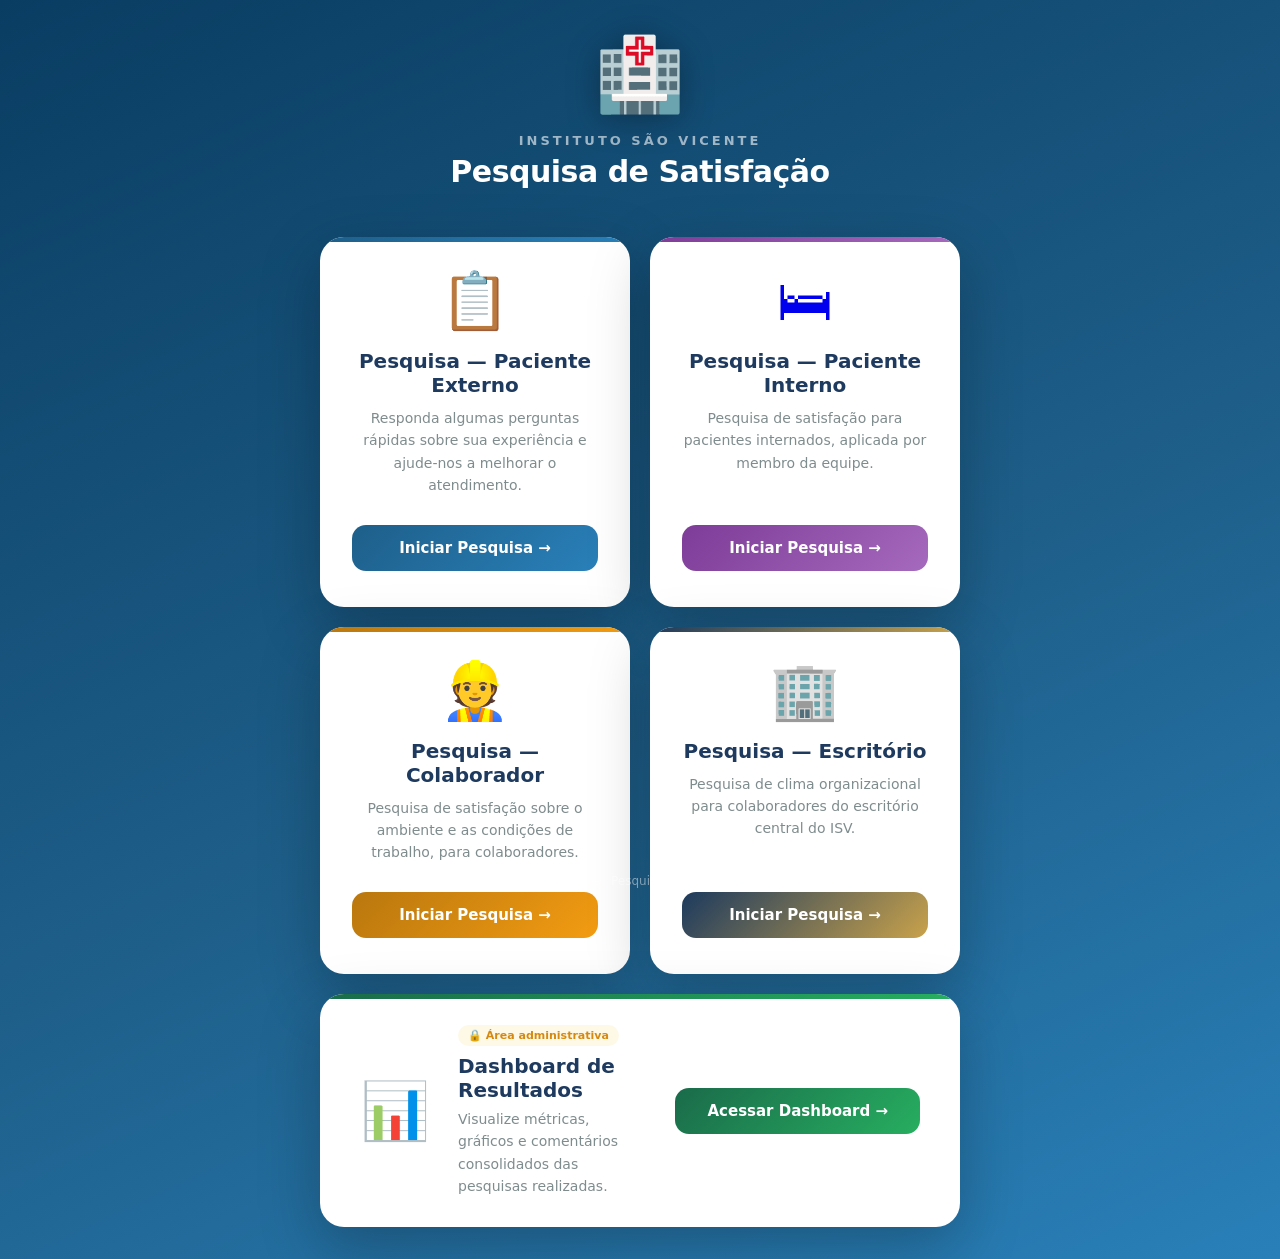
<file: index.html>
<!DOCTYPE html>
<html lang="pt-BR">
<head>
<meta charset="UTF-8">
<meta name="viewport" content="width=device-width, initial-scale=1.0">
<meta name="theme-color" content="#0a3d62">
<meta name="apple-mobile-web-app-capable" content="yes">
<meta name="apple-mobile-web-app-status-bar-style" content="black-translucent">
<meta name="apple-mobile-web-app-title" content="Pesquisa de Satisfação">
<meta name="app-version" content="1.1.60">
<link rel="manifest" href="manifest.json">
<link rel="icon" type="image/png" href="assets/logo-192.png">
<link rel="apple-touch-icon" href="assets/logo-192.png">
<link rel="stylesheet" href="css/instituto.css">
<title>Pesquisa de Satisfação</title>
<style>
  * { margin: 0; padding: 0; box-sizing: border-box; }

  body {
    min-height: 100vh;
    background: linear-gradient(155deg, #0a3d62 0%, #1e5f8a 55%, #2980b9 100%);
    display: flex;
    flex-direction: column;
    align-items: center;
    justify-content: center;
    padding: 32px 20px;
    font-family: 'Segoe UI', system-ui, sans-serif;
  }

  .brand {
    text-align: center;
    margin-bottom: 48px;
  }

  .brand-logo {
    font-size: 72px;
    display: block;
    margin-bottom: 16px;
    filter: drop-shadow(0 4px 16px rgba(0,0,0,0.3));
  }

  .brand-name {
    font-size: 13px;
    font-weight: 700;
    letter-spacing: 3px;
    text-transform: uppercase;
    color: rgba(255,255,255,0.6);
    margin-bottom: 6px;
  }

  .brand-title {
    font-size: 30px;
    font-weight: 800;
    color: #fff;
    letter-spacing: -0.5px;
  }

  .cards {
    display: grid;
    grid-template-columns: repeat(auto-fit, minmax(280px, 1fr));
    gap: 20px;
    width: 100%;
    max-width: 640px;
  }

  .card {
    background: #fff;
    border-radius: 24px;
    padding: 36px 32px;
    text-align: center;
    box-shadow: 0 20px 60px rgba(0,0,0,0.25);
    transition: transform 0.2s ease, box-shadow 0.2s ease;
    text-decoration: none;
    display: flex;
    flex-direction: column;
    align-items: center;
    cursor: pointer;
    position: relative;
    overflow: hidden;
  }

  .card::before {
    content: '';
    position: absolute;
    top: 0; left: 0; right: 0;
    height: 5px;
    background: var(--card-accent);
  }

  .card:hover {
    transform: translateY(-6px);
    box-shadow: 0 28px 72px rgba(0,0,0,0.35);
  }

  .card:active { transform: translateY(-2px); }

  .card-icon {
    font-size: 56px;
    margin-bottom: 20px;
    line-height: 1;
  }

  .card-title {
    font-size: 20px;
    font-weight: 800;
    color: #1e3a5f;
    margin-bottom: 10px;
  }

  .card-desc {
    font-size: 14px;
    color: #7f8c8d;
    line-height: 1.6;
    margin-bottom: 28px;
    flex: 1;
  }

  .card-btn {
    display: inline-flex;
    align-items: center;
    gap: 8px;
    padding: 14px 28px;
    border-radius: 14px;
    border: none;
    font-size: 15px;
    font-weight: 700;
    color: #fff;
    background: var(--card-accent);
    cursor: pointer;
    transition: opacity 0.2s, transform 0.15s;
    text-decoration: none;
    width: 100%;
    justify-content: center;
  }

  .card-btn:hover { opacity: 0.88; transform: scale(1.02); }

  .card-pesquisa { --card-accent: linear-gradient(135deg, #1e5f8a, #2980b9); }
  .card-interno { --card-accent: linear-gradient(135deg, #7d3c98, #a569bd); }
  .card-colaborador { --card-accent: linear-gradient(135deg, #b9770e, #f39c12); }
  .card-escritorio { --card-accent: linear-gradient(135deg, #1c3a5e, #c9a24b); }
  .card-dashboard { --card-accent: linear-gradient(135deg, #1a6b4a, #27ae60); }

  .badge-auth {
    display: inline-flex;
    align-items: center;
    gap: 5px;
    background: #fef9e7;
    color: #d68910;
    border-radius: 99px;
    padding: 4px 10px;
    font-size: 11px;
    font-weight: 700;
    margin-bottom: 16px;
  }

  .footer {
    position: fixed;
    bottom: 12px;
    left: 0; right: 0;
    font-size: 12px;
    color: rgba(255,255,255,0.45);
    text-align: center;
    pointer-events: none;
  }

  /* Dashboard é o único item ímpar do grid de 2 colunas — em vez de ficar
     sozinho, grudado à esquerda, na última linha, ocupa a largura toda e
     vira um banner horizontal (ícone | texto | botão), maior e melhor
     encaixado do que um card quadrado igual aos outros. */
  .card-dashboard {
    grid-column: 1 / -1;
    flex-direction: row;
    align-items: center;
    text-align: left;
    padding: 30px 40px;
    gap: 28px;
  }
  .card-dashboard .card-icon { margin-bottom: 0; flex-shrink: 0; }
  .card-dashboard__body { flex: 1; min-width: 0; }
  .card-dashboard__body .badge-auth { margin-bottom: 8px; }
  .card-dashboard__body .card-title { margin-bottom: 6px; }
  .card-dashboard__body .card-desc { margin-bottom: 0; }
  .card-dashboard .card-btn { width: auto; flex-shrink: 0; padding: 14px 32px; }

  @media (max-width: 560px) {
    .card-dashboard {
      flex-direction: column;
      text-align: center;
      padding: 36px 32px;
    }
    .card-dashboard .card-icon { margin-bottom: 20px; }
    .card-dashboard__body { text-align: center; margin-bottom: 28px; }
    .card-dashboard .card-btn { width: 100%; }
  }
</style>
</head>
<body>

<div class="brand">
  <span class="brand-logo">🏥</span>
  <div class="brand-name">Instituto São Vicente</div>
  <div class="brand-title">Pesquisa de Satisfação</div>
</div>

<div class="cards">

  <a class="card card-pesquisa" href="pesquisa.html">
    <div class="card-icon">📋</div>
    <div class="card-title">Pesquisa — Paciente Externo</div>
    <div class="card-desc">Responda algumas perguntas rápidas sobre sua experiência e ajude-nos a melhorar o atendimento.</div>
    <span class="card-btn">Iniciar Pesquisa →</span>
  </a>

  <a class="card card-interno" href="pesquisa-interno.html">
    <div class="card-icon">🛏</div>
    <div class="card-title">Pesquisa — Paciente Interno</div>
    <div class="card-desc">Pesquisa de satisfação para pacientes internados, aplicada por membro da equipe.</div>
    <span class="card-btn">Iniciar Pesquisa →</span>
  </a>

  <a class="card card-colaborador" href="pesquisa-colaborador.html">
    <div class="card-icon">👷</div>
    <div class="card-title">Pesquisa — Colaborador</div>
    <div class="card-desc">Pesquisa de satisfação sobre o ambiente e as condições de trabalho, para colaboradores.</div>
    <span class="card-btn">Iniciar Pesquisa →</span>
  </a>

  <a class="card card-escritorio" href="pesquisa-escritorio.html">
    <div class="card-icon">🏢</div>
    <div class="card-title">Pesquisa — Escritório</div>
    <div class="card-desc">Pesquisa de clima organizacional para colaboradores do escritório central do ISV.</div>
    <span class="card-btn">Iniciar Pesquisa →</span>
  </a>

  <a class="card card-dashboard" href="dashboard.html">
    <div class="card-icon">📊</div>
    <div class="card-dashboard__body">
      <div class="badge-auth">🔒 Área administrativa</div>
      <div class="card-title">Dashboard de Resultados</div>
      <div class="card-desc">Visualize métricas, gráficos e comentários consolidados das pesquisas realizadas.</div>
    </div>
    <span class="card-btn">Acessar Dashboard →</span>
  </a>

</div>

<div class="footer">Instituto São Vicente · Pesquisa de Satisfação · v1.1.60</div>

<script>
  if ('serviceWorker' in navigator) {
    navigator.serviceWorker.register('/pesquisa-satisfacao/sw.js', { scope: '/pesquisa-satisfacao/' })
      .catch(err => console.warn('[SW] Falha no registro:', err));
  }
</script>
</body>
</html>
</file>
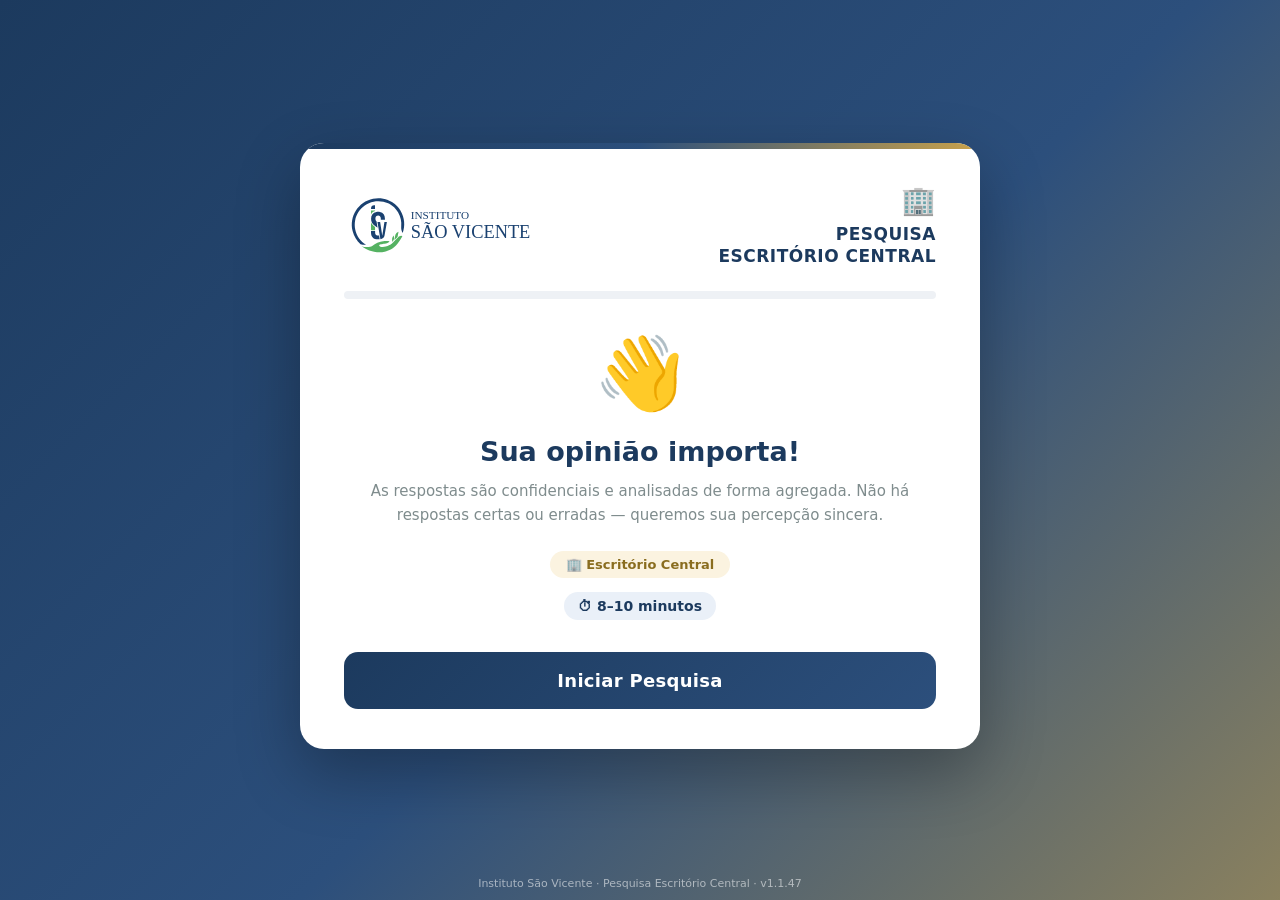
<file: pesquisa-escritorio.html>
<!DOCTYPE html>
<html lang="pt-BR">
<head>
<meta charset="UTF-8">
<meta name="viewport" content="width=device-width, initial-scale=1.0, user-scalable=no">
<meta name="theme-color" content="#1c3a5e">
<link rel="manifest" href="manifest.json">
<link rel="icon" type="image/png" href="assets/logo-192.png">
<link rel="apple-touch-icon" href="assets/logo-192.png">
<meta name="apple-mobile-web-app-capable" content="yes">
<meta name="apple-mobile-web-app-status-bar-style" content="black-translucent">
<meta name="apple-mobile-web-app-title" content="Pesquisa - Escritório Central">
<meta name="app-version" content="1.1.47">
<link rel="stylesheet" href="css/instituto.css">
<title>Pesquisa de Satisfação — Escritório Central</title>
<style>
  * { margin: 0; padding: 0; box-sizing: border-box; -webkit-tap-highlight-color: transparent; }

  body {
    font-family: 'Segoe UI', system-ui, sans-serif;
    background: linear-gradient(135deg, #1c3a5e 0%, #2c4f7c 55%, #c9a24b 130%);
    min-height: 100dvh;
    display: flex;
    align-items: center;
    justify-content: center;
    padding: 20px 16px 28px;
    touch-action: manipulation;
  }

  .card {
    background: white;
    border-radius: 24px;
    padding: 40px 44px;
    width: min(680px, 95vw);
    max-height: calc(100dvh - 40px);
    overflow-y: auto;
    overflow-x: hidden;
    box-shadow: 0 24px 64px rgba(0,0,0,0.3);
    position: relative;
    scrollbar-width: none;
  }
  .card::-webkit-scrollbar { display: none; }

  .card::before {
    content: '';
    position: absolute;
    top: 0; left: 0; right: 0;
    height: 6px;
    background: linear-gradient(90deg, #1c3a5e, #2c4f7c, #c9a24b);
  }

  .logo-area {
    display: grid;
    grid-template-columns: 1fr auto;
    align-items: center;
    gap: 10px;
    margin-bottom: 24px;
  }
  .logo-isv { height: 60px; width: auto; max-width: 200px; object-fit: contain; justify-self: start; }
  .logo-icon { font-size: 28px; display: block; margin-bottom: 3px; }
  .hospital-name {
    font-size: 17px; color: #1c3a5e; font-weight: 700; letter-spacing: 0.5px;
    text-align: right; line-height: 1.3;
  }

  .progress-bar { background: #eef1f5; border-radius: 99px; height: 8px; margin-bottom: 32px; overflow: hidden; }
  .progress-fill { background: linear-gradient(90deg, #1c3a5e, #c9a24b); height: 100%; border-radius: 99px; transition: width 0.4s ease; }

  .step { display: none; }
  .step.active { display: block; animation: fadeIn 0.3s ease; }
  @keyframes fadeIn { from { opacity: 0; transform: translateY(12px); } to { opacity: 1; transform: translateY(0); } }

  .question-label { font-size: 13px; font-weight: 600; color: #7f8c8d; text-transform: uppercase; letter-spacing: 1px; margin-bottom: 10px; }
  .question-text { font-size: 21px; font-weight: 700; color: #2c3e50; line-height: 1.35; margin-bottom: 28px; }

  /* Stars */
  .stars { display: flex; gap: 12px; justify-content: center; margin-bottom: 12px; }
  .star-btn { font-size: 48px; cursor: pointer; transition: transform 0.15s, filter 0.15s; background: none; border: none; line-height: 1; filter: grayscale(1) opacity(0.4); }
  .star-btn:hover { transform: scale(1.15); }
  .star-btn.lit { filter: drop-shadow(0 0 6px rgba(201,162,75,0.6)); }
  .star-labels { display: flex; justify-content: space-between; font-size: 13px; color: #95a5a6; margin-bottom: 28px; }

  /* Escolha (identificação) */
  .choice-options { display: flex; flex-wrap: wrap; gap: 10px; margin-bottom: 28px; }
  .choice-btn {
    border: 2px solid #dce6f0; border-radius: 14px; padding: 13px 18px;
    font-size: 15px; font-weight: 600; color: #2c3e50; background: white;
    cursor: pointer; transition: all 0.15s; font-family: inherit;
  }
  .choice-btn:hover { border-color: #c9a24b; }
  .choice-btn.selected { background: #1c3a5e; border-color: transparent; color: white; }

  /* NPS */
  .nps-grid { display: flex; gap: 8px; flex-wrap: wrap; justify-content: center; margin-bottom: 12px; }
  .nps-btn {
    width: 42px; height: 42px; border-radius: 10px; border: 2px solid #dce6f0;
    background: white; font-size: 15px; font-weight: 700; color: #2c3e50;
    cursor: pointer; transition: all 0.15s; font-family: inherit;
  }
  .nps-btn:hover { border-color: #c9a24b; background: #fbf6ea; transform: scale(1.08); }
  .nps-btn.selected { color: white; border-color: transparent; transform: scale(1.12); background: #1c3a5e; }
  .nps-labels { display: flex; justify-content: space-between; font-size: 13px; color: #95a5a6; margin-bottom: 28px; }

  /* Textarea */
  textarea {
    width: 100%; min-height: 90px; border: 2px solid #dce6f0;
    border-radius: 14px; padding: 14px 16px; font-size: 16px;
    font-family: inherit; color: #2c3e50; resize: none; outline: none;
    transition: border-color 0.2s; margin-bottom: 20px;
  }
  textarea:focus { border-color: #c9a24b; }
  textarea::placeholder { color: #bdc3c7; }
  .open-label { font-size: 14px; font-weight: 600; color: #2c3e50; margin-bottom: 8px; display: block; }

  /* Buttons */
  .btn-next {
    display: block; width: 100%; padding: 18px; border-radius: 14px; border: none;
    background: linear-gradient(135deg, #1c3a5e, #2c4f7c); color: white;
    font-size: 18px; font-weight: 700; cursor: pointer; transition: all 0.2s; letter-spacing: 0.3px;
  }
  .btn-next:hover { transform: translateY(-2px); box-shadow: 0 8px 24px rgba(28,58,94,0.4); }
  .btn-next:active { transform: translateY(0); }
  .btn-next:disabled { background: #bdc3c7; cursor: default; transform: none; box-shadow: none; }

  .btn-skip {
    display: block; width: 100%; margin-top: 12px; padding: 14px; border-radius: 14px;
    border: 2px solid #dce6f0; background: white; color: #7f8c8d;
    font-size: 16px; font-weight: 600; cursor: pointer; transition: all 0.2s;
  }
  .btn-skip:hover { border-color: #95a5a6; color: #2c3e50; }

  .btn-back {
    display: block; width: 100%; margin-top: 12px; padding: 14px; border-radius: 14px;
    border: 2px solid #dce6f0; background: white; color: #7f8c8d;
    font-size: 16px; font-weight: 600; cursor: pointer; transition: all 0.2s;
  }
  .btn-back:hover { border-color: #95a5a6; color: #2c3e50; }

  @keyframes wave {
    0%, 60%, 100% { transform: rotate(0deg);  }
    10%           { transform: rotate(14deg); }
    20%           { transform: rotate(-8deg); }
    30%           { transform: rotate(14deg); }
    40%           { transform: rotate(-4deg); }
    50%           { transform: rotate(10deg); }
  }

  /* Welcome */
  .welcome-icon { font-size: 72px; text-align: center; margin-bottom: 20px; display: block; animation: wave 3s ease-in-out infinite; transform-origin: 70% 70%; }
  .welcome-title { font-size: 27px; font-weight: 800; color: #1c3a5e; text-align: center; margin-bottom: 12px; }
  .welcome-sub { font-size: 15px; color: #7f8c8d; text-align: center; line-height: 1.6; margin-bottom: 24px; }

  .tipo-badge {
    display: flex; align-items: center; justify-content: center; gap: 6px;
    background: #fbf3e0; color: #8a6d1f; border-radius: 99px;
    padding: 6px 16px; font-size: 13px; font-weight: 600;
    margin: 0 auto 14px; width: fit-content;
  }
  .time-badge {
    display: flex; align-items: center; gap: 6px; justify-content: center;
    background: #eaf0f8; color: #1c3a5e; border-radius: 99px;
    padding: 6px 14px; font-size: 14px; font-weight: 600;
    margin: 0 auto 32px; width: fit-content;
  }

  /* Thank you */
  .thanks-icon { font-size: 80px; text-align: center; margin-bottom: 20px; animation: pop 0.5s ease; }
  @keyframes pop { from { transform: scale(0); } to { transform: scale(1); } }
  .thanks-title { font-size: 28px; font-weight: 800; color: #27ae60; text-align: center; margin-bottom: 12px; }
  .thanks-sub { font-size: 16px; color: #7f8c8d; text-align: center; line-height: 1.6; margin-bottom: 12px; }
  .countdown { font-size: 48px; font-weight: 800; color: #1c3a5e; text-align: center; margin: 20px 0; }

  /* Offline feedback */
  #offline-banner {
    position: fixed; top: 0; left: 0; right: 0; z-index: 9998;
    background: #d97706; color: white; text-align: center;
    padding: 10px 16px; font-size: 14px; font-weight: 600;
    display: none;
  }
  #queue-info {
    position: fixed; bottom: 16px; left: 20px;
    background: rgba(28,58,94,0.88); color: white;
    border-radius: 99px; padding: 7px 14px;
    font-size: 13px; font-weight: 600;
    display: none; z-index: 50;
  }
  #sync-toast {
    position: fixed; bottom: 52px; left: 20px;
    background: rgba(28,58,94,0.92); color: white;
    border-radius: 12px; padding: 10px 16px;
    font-size: 13px; font-weight: 600;
    display: none; z-index: 51;
    max-width: min(300px, 85vw);
  }

  @media (max-width: 480px) {
    .card { padding: 20px 18px; }
    .logo-area { margin-bottom: 14px; }
    .logo-isv { height: 36px; max-width: 120px; }
    .hospital-name { font-size: 12px; }
    .progress-bar { margin-bottom: 18px; }
    .welcome-icon { font-size: 48px; margin-bottom: 10px; }
    .welcome-title { font-size: 21px; margin-bottom: 8px; }
    .welcome-sub { font-size: 14px; margin-bottom: 14px; }
    .time-badge { margin-bottom: 18px; }
    .question-text { font-size: 17px; margin-bottom: 20px; }
    .star-btn { font-size: 36px; }
    .stars { gap: 8px; }
    .btn-next { padding: 14px; font-size: 16px; }
    .btn-skip, .btn-back { padding: 11px; font-size: 15px; margin-top: 8px; }
    .nps-btn { width: 36px; height: 36px; font-size: 13px; }
  }
</style>
</head>
<body>

<div id="offline-banner">📵 Sem conexão — respostas salvas localmente e enviadas ao reconectar</div>
<div id="queue-info"></div>
<div id="sync-toast"></div>

<!-- Formulário -->
<div class="card">
  <div class="logo-area">
    <img class="logo-isv" src="assets/Logo-isv.svg" alt="Instituto São Vicente">
    <div class="hospital-name"><span class="logo-icon">🏢</span>PESQUISA<br>ESCRITÓRIO CENTRAL</div>
  </div>

  <div class="progress-bar"><div class="progress-fill" id="progressFill" style="width:0%"></div></div>

  <!-- STEP 0: Welcome -->
  <div class="step active" id="step-0">
    <div class="welcome-icon">👋</div>
    <div class="welcome-title">Sua opinião importa!</div>
    <div class="welcome-sub">
      As respostas são confidenciais e analisadas de forma agregada. Não há respostas certas ou erradas — queremos sua percepção sincera.
    </div>
    <div class="tipo-badge">🏢 Escritório Central</div>
    <div class="time-badge">⏱ 8–10 minutos</div>
    <button class="btn-next" onclick="nextStep()">Iniciar Pesquisa</button>
  </div>

  <!-- STEP 1: Quiz dinâmico (identificação, blocos Likert, NPS) -->
  <div class="step" id="step-1">
    <div class="question-label" id="quizLabel"></div>
    <div class="question-text" id="quizTexto"></div>
    <div id="quizControl"></div>
    <button class="btn-next" id="btnQuizNext" onclick="nextQuiz()" disabled>Continuar</button>
    <button class="btn-skip" onclick="skipQuiz()">Prefiro não responder</button>
    <button class="btn-back" onclick="prevQuiz()">← Voltar</button>
  </div>

  <!-- STEP 2: Perguntas abertas -->
  <div class="step" id="step-2">
    <div class="question-label">Perguntas abertas (opcional)</div>
    <div class="question-text">Para fechar, conte um pouco mais.</div>
    <label class="open-label">O que você mais valoriza em trabalhar no ISV?</label>
    <textarea id="valorizaISV" placeholder="Escreva aqui..."></textarea>
    <label class="open-label">O que poderia melhorar no dia a dia do escritório central?</label>
    <textarea id="melhorias" placeholder="Escreva aqui..."></textarea>
    <label class="open-label">Alguma sugestão para a gestão do instituto?</label>
    <textarea id="sugestaoGestao" placeholder="Escreva aqui..."></textarea>
    <button class="btn-next" onclick="salvarResposta()">Enviar Pesquisa</button>
    <button class="btn-back" onclick="prevStep()">← Voltar</button>
  </div>

  <!-- STEP 3: Obrigado -->
  <div class="step" id="step-3">
    <div class="thanks-icon">✅</div>
    <div class="thanks-title">Muito obrigado!</div>
    <div class="thanks-sub">Sua avaliação foi registrada com sucesso.<br>Seu feedback nos ajuda a melhorar cada dia mais.</div>
    <div class="countdown" id="countdown">5</div>
    <div style="text-align:center;color:#95a5a6;font-size:14px;">segundos para nova pesquisa</div>
  </div>
</div>

<div style="position:fixed;bottom:10px;left:0;right:0;text-align:center;font-size:11px;color:rgba(255,255,255,0.55);pointer-events:none;">Instituto São Vicente · Pesquisa Escritório Central · v1.1.47</div>

<iframe id="form_target" name="form_target" style="display:none"></iframe>

<script>
  const SCRIPT_URL  = 'https://script.google.com/macros/s/AKfycbwK--quEUwdbc2tvEBiC3UfazOcX0pu9wWGep-0oM3T-s0yZaJ2PYAs9-jv7UpN6Y9O3Q/exec';
  const STORAGE_KEY = 'pesquisa_escritorio_satisfacao_v1';
  const QUEUE_KEY   = 'pesquisa_escritorio_form_queue';

  let currentStep = 0;

  // ── Perguntas do quiz (identificação opcional + blocos Likert + NPS) ───────
  // Ordem dos ids de estrela/nps bate exatamente com HEADERS_ESCRITORIO em
  // appscript/codigo.js — não reordenar sem atualizar os dois.
  const QUESTIONS = [
    { id: 'departamento', tipo: 'escolha', categoria: 'Identificação (opcional)', texto: 'Departamento/setor', opcoes: ['Controladoria', 'Prestação de Contas', 'Departamento Pessoal', 'Financeiro', 'Núcleo de Educação Permanente', 'Diretoria/Superintendência', 'Outro'] },
    { id: 'tempoAtuacao', tipo: 'escolha', categoria: 'Identificação (opcional)', texto: 'Tempo de atuação no ISV', opcoes: ['Menos de 6 meses', '6 meses a 1 ano', '1 a 3 anos', 'Mais de 3 anos'] },
    { id: 'cargo', tipo: 'escolha', categoria: 'Identificação (opcional)', texto: 'Cargo/nível', opcoes: ['Operacional/assistente', 'Analista/coordenador', 'Gerência/diretoria'] },

    { id: 'ambienteFisico', tipo: 'estrela', categoria: 'Ambiente de trabalho e infraestrutura', texto: 'O espaço físico do escritório é adequado para realizar meu trabalho.' },
    { id: 'equipamentosSistemas', tipo: 'estrela', categoria: 'Ambiente de trabalho e infraestrutura', texto: 'Tenho os equipamentos e sistemas necessários para desempenhar minhas funções.' },
    { id: 'ambienteOrganizado', tipo: 'estrela', categoria: 'Ambiente de trabalho e infraestrutura', texto: 'O ambiente de trabalho é organizado e seguro.' },

    { id: 'liderancaClareza', tipo: 'estrela', categoria: 'Liderança e gestão', texto: 'Minha liderança direta comunica expectativas com clareza.' },
    { id: 'feedbackConstrutivo', tipo: 'estrela', categoria: 'Liderança e gestão', texto: 'Recebo feedback construtivo sobre meu desempenho.' },
    { id: 'confiancaGestao', tipo: 'estrela', categoria: 'Liderança e gestão', texto: 'Confio nas decisões tomadas pela gestão do ISV.' },
    { id: 'segurancaPsicologica', tipo: 'estrela', categoria: 'Liderança e gestão', texto: 'Sinto que posso expor minhas opiniões e preocupações sem receio.' },

    { id: 'informacoesClaras', tipo: 'estrela', categoria: 'Comunicação interna', texto: 'As informações institucionais chegam até mim de forma clara e no tempo certo.' },
    { id: 'integracaoUnidades', tipo: 'estrela', categoria: 'Comunicação interna', texto: 'Existe boa integração entre o escritório central e as unidades geridas.' },
    { id: 'saberRecorrer', tipo: 'estrela', categoria: 'Comunicação interna', texto: 'Sei a quem recorrer quando tenho dúvidas sobre processos internos.' },

    { id: 'reconhecimentoTrabalho', tipo: 'estrela', categoria: 'Reconhecimento e desenvolvimento profissional', texto: 'Meu trabalho é reconhecido quando bem executado.' },
    { id: 'oportunidadesCrescimento', tipo: 'estrela', categoria: 'Reconhecimento e desenvolvimento profissional', texto: 'Tenho oportunidades de crescimento e capacitação no ISV.' },
    { id: 'perspectivaCarreira', tipo: 'estrela', categoria: 'Reconhecimento e desenvolvimento profissional', texto: 'Vejo perspectiva de carreira dentro da instituição.' },

    { id: 'remuneracaoCompativel', tipo: 'estrela', categoria: 'Remuneração e benefícios', texto: 'Considero minha remuneração compatível com minhas funções.' },
    { id: 'satisfacaoBeneficios', tipo: 'estrela', categoria: 'Remuneração e benefícios', texto: 'Estou satisfeito(a) com os benefícios oferecidos.' },

    { id: 'equilibrioVidaTrabalho', tipo: 'estrela', categoria: 'Equilíbrio vida-trabalho', texto: 'Consigo equilibrar minha carga de trabalho com minha vida pessoal.' },
    { id: 'volumeTrabalho', tipo: 'estrela', categoria: 'Equilíbrio vida-trabalho', texto: 'O volume de trabalho é compatível com o tempo disponível.' },

    { id: 'contribuicaoMissao', tipo: 'estrela', categoria: 'Propósito e alinhamento institucional', texto: 'Entendo como meu trabalho contribui para a missão do ISV.' },
    { id: 'orgulhoISV', tipo: 'estrela', categoria: 'Propósito e alinhamento institucional', texto: 'Sinto orgulho de fazer parte do ISV.' },
    { id: 'recomendariaISV', tipo: 'estrela', categoria: 'Propósito e alinhamento institucional', texto: 'Recomendaria o ISV como um bom lugar para trabalhar.' },

    { id: 'satisfacaoGeral', tipo: 'estrela', categoria: 'Satisfação geral', texto: 'De forma geral, estou satisfeito(a) em trabalhar no escritório central do ISV.' },
    { id: 'nps', tipo: 'nps', categoria: 'Satisfação geral', texto: 'Em uma escala de 0 a 10, o quanto você recomendaria o ISV como lugar para trabalhar?' }
  ];

  let quizIndex = 0;

  const respostas = { departamento: '', tempoAtuacao: '', cargo: '', nps: null };
  QUESTIONS.forEach(q => { if (q.tipo === 'estrela') respostas[q.id] = null; });

  // ── Quiz dinâmico ────────────────────────────────────────────────────────────
  function renderQuiz(idx) {
    const q = QUESTIONS[idx];
    document.getElementById('quizLabel').textContent = q.categoria + ' · Pergunta ' + (idx + 1) + ' de ' + QUESTIONS.length;
    document.getElementById('quizTexto').textContent = q.texto;

    const control = document.getElementById('quizControl');
    control.innerHTML = '';
    const btnNext = document.getElementById('btnQuizNext');
    const valorAtual = respostas[q.id];

    if (q.tipo === 'escolha') {
      const wrap = document.createElement('div');
      wrap.className = 'choice-options';
      q.opcoes.forEach(op => {
        const btn = document.createElement('button');
        btn.type = 'button';
        btn.className = 'choice-btn' + (valorAtual === op ? ' selected' : '');
        btn.textContent = op;
        btn.onclick = () => selecionarEscolha(op);
        wrap.appendChild(btn);
      });
      control.appendChild(wrap);
    } else if (q.tipo === 'estrela') {
      const stars = document.createElement('div');
      stars.className = 'stars';
      for (let i = 1; i <= 5; i++) {
        const btn = document.createElement('button');
        btn.type = 'button';
        btn.className = 'star-btn' + (valorAtual != null && i <= valorAtual ? ' lit' : '');
        btn.dataset.v = i;
        btn.textContent = '⭐';
        btn.onclick = () => selecionarEstrela(i);
        stars.appendChild(btn);
      }
      control.appendChild(stars);
      const labels = document.createElement('div');
      labels.className = 'star-labels';
      labels.innerHTML = '<span>Discordo totalmente</span><span>Concordo totalmente</span>';
      control.appendChild(labels);
    } else if (q.tipo === 'nps') {
      const grid = document.createElement('div');
      grid.className = 'nps-grid';
      for (let i = 0; i <= 10; i++) {
        const btn = document.createElement('button');
        btn.type = 'button';
        btn.className = 'nps-btn' + (valorAtual === i ? ' selected' : '');
        btn.textContent = i;
        btn.onclick = () => selecionarNps(i);
        grid.appendChild(btn);
      }
      control.appendChild(grid);
      const labels = document.createElement('div');
      labels.className = 'nps-labels';
      labels.innerHTML = '<span>Muito improvável</span><span>Muito provável</span>';
      control.appendChild(labels);
    }

    btnNext.disabled = (valorAtual === null || valorAtual === '');
  }

  function selecionarEscolha(op) {
    const q = QUESTIONS[quizIndex];
    respostas[q.id] = op;
    renderQuiz(quizIndex);
  }
  function selecionarEstrela(v) {
    const q = QUESTIONS[quizIndex];
    respostas[q.id] = v;
    renderQuiz(quizIndex);
  }
  function selecionarNps(v) {
    respostas.nps = v;
    renderQuiz(quizIndex);
  }

  function nextQuiz() {
    if (quizIndex < QUESTIONS.length - 1) {
      quizIndex++;
      renderQuiz(quizIndex);
      atualizarProgresso();
    } else {
      currentStep = 2;
      showStep(2);
    }
  }

  function skipQuiz() {
    const q = QUESTIONS[quizIndex];
    respostas[q.id] = (q.tipo === 'escolha') ? '' : null;
    nextQuiz();
  }

  function prevQuiz() {
    if (quizIndex > 0) {
      quizIndex--;
      renderQuiz(quizIndex);
      atualizarProgresso();
    } else {
      currentStep = 0;
      showStep(0);
    }
  }

  function atualizarProgresso() {
    const pct = 8 + Math.round((quizIndex / QUESTIONS.length) * 80);
    document.getElementById('progressFill').style.width = pct + '%';
  }

  function nextStep() {
    currentStep = 1;
    quizIndex = 0;
    renderQuiz(0);
    showStep(1);
  }

  function prevStep() {
    currentStep = 1;
    quizIndex = QUESTIONS.length - 1;
    renderQuiz(quizIndex);
    showStep(1);
  }

  function showStep(n) {
    document.querySelectorAll('.step').forEach(s => s.classList.remove('active'));
    document.getElementById('step-' + n).classList.add('active');
    if (n === 0) document.getElementById('progressFill').style.width = '0%';
    if (n === 1) atualizarProgresso();
    if (n === 2) document.getElementById('progressFill').style.width = '92%';
    if (n === 3) document.getElementById('progressFill').style.width = '100%';
  }

  // ── Offline queue ───────────────────────────────────────────────────────────
  function getQueue() {
    try { return JSON.parse(localStorage.getItem(QUEUE_KEY) || '[]'); } catch(e) { return []; }
  }
  function refreshQueueInfo() {
    const q = getQueue();
    const info = document.getElementById('queue-info');
    if (!info) return;
    if (q.length > 0) {
      info.textContent = '📦 ' + q.length + ' pendente' + (q.length > 1 ? 's' : '');
      info.style.display = 'block';
    } else {
      info.style.display = 'none';
    }
  }

  function saveQueue(q) {
    localStorage.setItem(QUEUE_KEY, JSON.stringify(q));
    refreshQueueInfo();
  }

  let _toastTimer = null;
  function showSyncToast(msg) {
    const el = document.getElementById('sync-toast');
    if (!el) return;
    el.textContent = msg;
    el.style.display = 'block';
    clearTimeout(_toastTimer);
    _toastTimer = setTimeout(() => { el.style.display = 'none'; }, 4000);
  }

  function updateOnlineStatus() {
    const banner = document.getElementById('offline-banner');
    if (banner) banner.style.display = navigator.onLine ? 'none' : 'block';
    if (navigator.onLine) {
      const q = getQueue();
      if (q.length > 0) {
        showSyncToast('🔄 Conexão restaurada! Sincronizando ' + q.length + ' resposta' + (q.length > 1 ? 's' : '') + '...');
        setTimeout(trySyncQueue, 1200);
      }
    }
  }

  async function postDataComIframe(data, iframeId) {
    return new Promise((resolve) => {
      try {
        const anterior = document.getElementById(iframeId);
        if (anterior && iframeId !== 'form_target') anterior.remove();

        let iframe;
        if (iframeId === 'form_target') {
          iframe = document.getElementById('form_target');
        } else {
          iframe = document.createElement('iframe');
          iframe.name = iframeId; iframe.id = iframeId;
          iframe.style.display = 'none';
          document.body.appendChild(iframe);
        }

        const form = document.createElement('form');
        form.method = 'POST'; form.action = SCRIPT_URL;
        form.target = iframeId; form.style.display = 'none';
        const inp = document.createElement('input');
        inp.type = 'hidden'; inp.name = 'payload';
        inp.value = JSON.stringify(data);
        form.appendChild(inp);
        document.body.appendChild(form);

        const onLoad = () => {
          iframe.removeEventListener('load', onLoad);
          try { document.body.removeChild(form); } catch(e) {}
          if (iframeId !== 'form_target') { try { document.body.removeChild(iframe); } catch(e) {} }
          resolve(true);
        };
        iframe.addEventListener('load', onLoad);
        setTimeout(() => {
          iframe.removeEventListener('load', onLoad);
          try { document.body.removeChild(form); } catch(e) {}
          if (iframeId !== 'form_target') { try { document.body.removeChild(iframe); } catch(e) {} }
          resolve(false);
        }, 20000);
        form.submit();
      } catch(e) { console.error('[POST] Erro:', e.message); resolve(false); }
    });
  }

  async function postDataFetch(data, iframeIdFallback) {
    const controller = new AbortController();
    const timeoutId = setTimeout(() => controller.abort(), 20000);
    try {
      const resp = await fetch(SCRIPT_URL, {
        method: 'POST',
        body: new URLSearchParams({ payload: JSON.stringify(data) }),
        signal: controller.signal
      });
      if (!resp.ok) throw new Error('HTTP ' + resp.status);
      const json = await resp.json();
      if (json && json.status === 'error') {
        console.warn('[POST fetch] servidor retornou erro:', json.message);
        return false;
      }
      return true;
    } catch (e) {
      console.warn('[POST fetch] falhou, tentando iframe como fallback:', e.message);
      return postDataComIframe(data, iframeIdFallback || 'form_target');
    } finally {
      clearTimeout(timeoutId);
    }
  }

  function postData(data) { return postDataFetch(data, 'form_target'); }

  let _syncEmAndamento = false;
  async function trySyncQueue() {
    if (_syncEmAndamento) return;
    const q = getQueue();
    if (q.length === 0) return;
    _syncEmAndamento = true;
    try {
      const idsEnviados = new Set();
      for (let i = 0; i < q.length; i++) {
        showSyncToast('🔄 Sincronizando ' + (i + 1) + ' de ' + q.length + '...');
        const ok = await postDataFetch(q[i], 'pesquisa_escritorio_sync_' + Date.now() + '_' + i);
        if (ok) idsEnviados.add(q[i].id);
        if (i < q.length - 1) await new Promise(r => setTimeout(r, 800));
      }
      const atual = getQueue();
      const remaining = atual.filter(item => !idsEnviados.has(item.id));
      saveQueue(remaining);
      if (idsEnviados.size > 0 && remaining.length === 0) {
        showSyncToast('✅ ' + idsEnviados.size + ' resposta' + (idsEnviados.size > 1 ? 's' : '') + ' enviada' + (idsEnviados.size > 1 ? 's' : '') + ' com sucesso!');
      } else if (remaining.length > 0) {
        showSyncToast('⚠ ' + remaining.length + ' resposta' + (remaining.length > 1 ? 's' : '') + ' ainda pendente' + (remaining.length > 1 ? 's' : '') + '.');
      }
    } finally {
      _syncEmAndamento = false;
    }
  }

  window.addEventListener('online',  updateOnlineStatus);
  window.addEventListener('offline', updateOnlineStatus);

  // ── Envio ───────────────────────────────────────────────────────────────────
  async function salvarResposta() {
    const entrada = {
      id:        Date.now(),
      timestamp: new Date().toISOString(),
      tipo:      'escritorio',
      departamento:  respostas.departamento || '',
      tempoAtuacao:  respostas.tempoAtuacao || '',
      cargo:         respostas.cargo || '',
      nps:           respostas.nps,
      valorizaISV:    document.getElementById('valorizaISV').value.trim(),
      melhorias:      document.getElementById('melhorias').value.trim(),
      sugestaoGestao: document.getElementById('sugestaoGestao').value.trim()
    };
    QUESTIONS.forEach(q => { if (q.tipo === 'estrela') entrada[q.id] = respostas[q.id]; });

    const local = JSON.parse(localStorage.getItem(STORAGE_KEY) || '[]');
    local.push(entrada);
    localStorage.setItem(STORAGE_KEY, JSON.stringify(local));

    currentStep = 3;
    showStep(3);
    iniciarContagem();

    (async () => {
      try {
        if (!navigator.onLine) {
          const q = getQueue(); q.push(entrada); saveQueue(q);
        } else {
          const ok = await postData(entrada);
          if (!ok) { const q = getQueue(); q.push(entrada); saveQueue(q); }
        }
      } catch(e) {
        const q = getQueue(); q.push(entrada); saveQueue(q);
      }
    })();
  }

  function iniciarContagem() {
    let n = 5;
    document.getElementById('countdown').textContent = n;
    const timer = setInterval(() => {
      n--;
      document.getElementById('countdown').textContent = n;
      if (n <= 0) { clearInterval(timer); resetar(); }
    }, 1000);
  }

  function resetar() {
    if (swUpdatePendente) { window.location.reload(); return; }

    respostas.departamento = ''; respostas.tempoAtuacao = ''; respostas.cargo = ''; respostas.nps = null;
    QUESTIONS.forEach(q => { if (q.tipo === 'estrela') respostas[q.id] = null; });
    document.getElementById('valorizaISV').value = '';
    document.getElementById('melhorias').value = '';
    document.getElementById('sugestaoGestao').value = '';
    currentStep = 0;
    quizIndex = 0;
    showStep(0);
  }

  // ── Init ────────────────────────────────────────────────────────────────────
  refreshQueueInfo();
  updateOnlineStatus();

  if (navigator.storage && navigator.storage.persist) {
    navigator.storage.persist().catch(() => {});
  }

  setInterval(() => {
    if (navigator.onLine && getQueue().length > 0) trySyncQueue();
  }, 5 * 60 * 1000);

  let swUpdatePendente = false;

  if ('serviceWorker' in navigator) {
    navigator.serviceWorker.register('/pesquisa-satisfacao/sw.js', { scope: '/pesquisa-satisfacao/' })
      .then(reg => setInterval(() => reg.update().catch(() => {}), 5 * 60 * 1000))
      .catch(err => console.warn('[SW] Falha no registro:', err));

    navigator.serviceWorker.addEventListener('controllerchange', () => {
      if (currentStep === 0) window.location.reload();
      else swUpdatePendente = true;
    });
  }
</script>
</body>
</html>
</file>
<file: css/instituto.css>
:root {
  --instituto-primary: #0a3d62;
  --instituto-primary-2: #1e5f8a;
  --instituto-secondary: #2980b9;
  --instituto-accent: #27ae60;
  --instituto-bg: #f0f4f8;
  --instituto-surface: #ffffff;
  --instituto-text: #2c3e50;
  --instituto-muted: #7f8c8d;
  --instituto-border: #dce6f0;
  --instituto-shadow: 0 2px 12px rgba(0, 0, 0, 0.06);
  --instituto-radius: 16px;
  --instituto-radius-sm: 12px;
}

* {
  box-sizing: border-box;
}

body {
  font-family: 'Segoe UI', system-ui, sans-serif;
  background: var(--instituto-bg);
  color: var(--instituto-text);
}

img {
  max-width: 100%;
}

button,
a {
  font-family: inherit;
}

.page-shell {
  max-width: 1200px;
  margin: 0 auto;
}

.page-header {
  background: linear-gradient(135deg, var(--instituto-primary), var(--instituto-primary-2));
  color: #fff;
  box-shadow: 0 4px 16px rgba(0, 0, 0, 0.2);
  padding: 20px 32px;
  display: flex;
  align-items: center;
  justify-content: space-between;
  flex-wrap: wrap;
  gap: 16px;
}

.page-header__title {
  font-size: 22px;
  font-weight: 800;
}

.page-header__subtitle {
  font-size: 13px;
  opacity: 0.8;
  margin-top: 4px;
}

.page-header__actions {
  display: flex;
  gap: 10px;
  flex-wrap: wrap;
}

.page-content {
  padding: 28px 32px;
  max-width: 1200px;
  margin: 0 auto;
}

.page-content--wide {
  max-width: 1400px;
}

@media (max-width: 900px) {
  .page-header {
    padding: 16px 20px;
  }

  .page-content {
    padding: 20px 16px;
  }
}

.card-panel {
  background: var(--instituto-surface);
  border-radius: var(--instituto-radius);
  box-shadow: var(--instituto-shadow);
}

.btn {
  display: inline-flex;
  align-items: center;
  justify-content: center;
  gap: 8px;
  padding: 10px 18px;
  border-radius: 10px;
  border: none;
  font-size: 14px;
  font-weight: 700;
  text-decoration: none;
  cursor: pointer;
  transition: transform 0.2s ease, box-shadow 0.2s ease, opacity 0.2s ease;
}

.btn:hover {
  transform: translateY(-1px);
}

.btn--primary {
  background: linear-gradient(135deg, var(--instituto-primary-2), var(--instituto-secondary));
  color: #fff;
}

.btn--success,
.btn-green {
  background: var(--instituto-accent);
  color: #fff;
}

.btn--light,
.btn-white {
  background: #fff;
  color: var(--instituto-primary-2);
}

.btn--outline,
.btn-outline {
  background: transparent;
  color: #fff;
  border: 2px solid rgba(255, 255, 255, 0.5);
}

.btn-white:hover {
  background: #eaf4fb;
}

.btn-outline:hover,
.btn--outline:hover {
  background: rgba(255, 255, 255, 0.1);
}

.btn-green:hover,
.btn--success:hover {
  background: #219a52;
}

.badge {
  display: inline-flex;
  align-items: center;
  gap: 6px;
  border-radius: 999px;
  padding: 6px 12px;
  font-size: 12px;
  font-weight: 700;
}

.badge--info {
  background: #eaf4fb;
  color: var(--instituto-primary-2);
}

.badge--soft {
  background: #f8fafc;
  color: #475569;
}

.helper-text {
  color: var(--instituto-muted);
  line-height: 1.6;
}

/* Respeita a preferência de movimento reduzido do sistema operacional —
   desliga animações/transições decorativas (hover lift de botão, etc.) pra
   quem pediu isso no SO, sem afetar ninguém mais. */
@media (prefers-reduced-motion: reduce) {
  *, *::before, *::after {
    animation-duration: 0.01ms !important;
    animation-iteration-count: 1 !important;
    transition-duration: 0.01ms !important;
    scroll-behavior: auto !important;
  }
}
</file>
